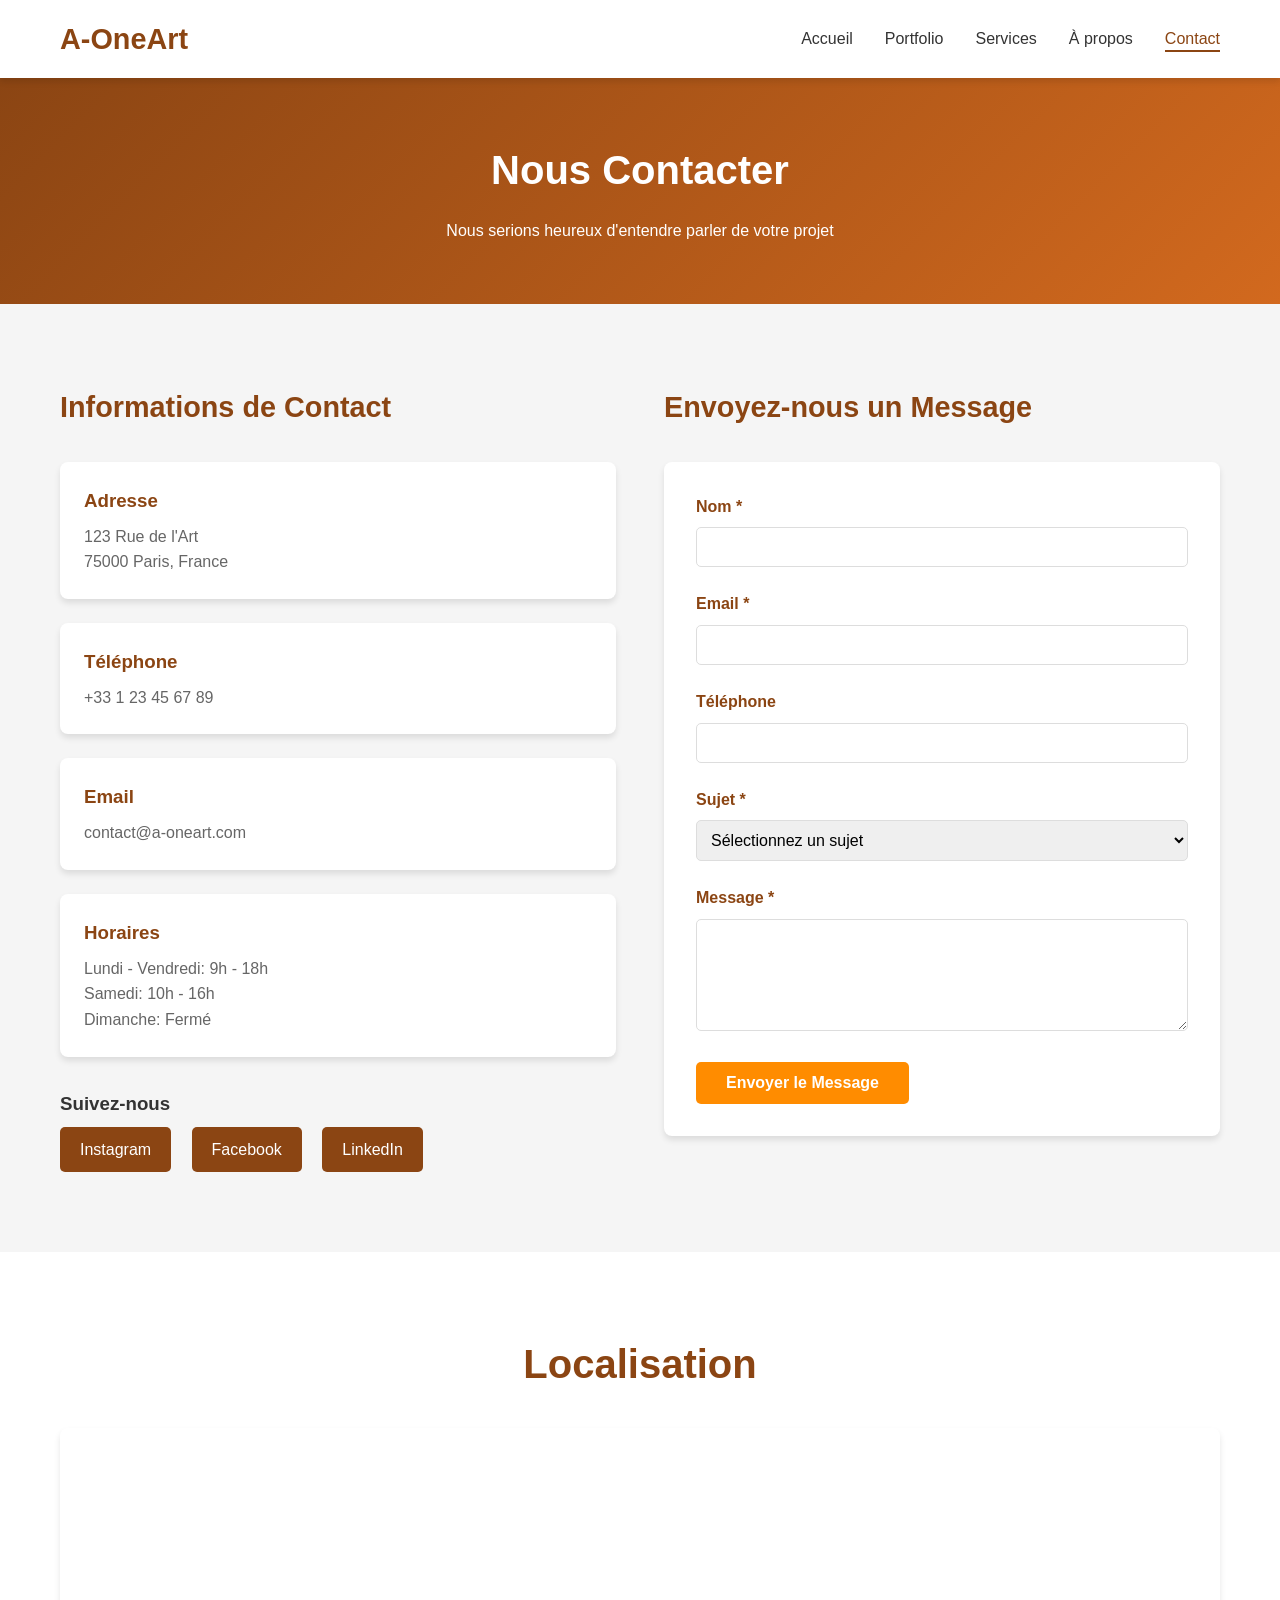
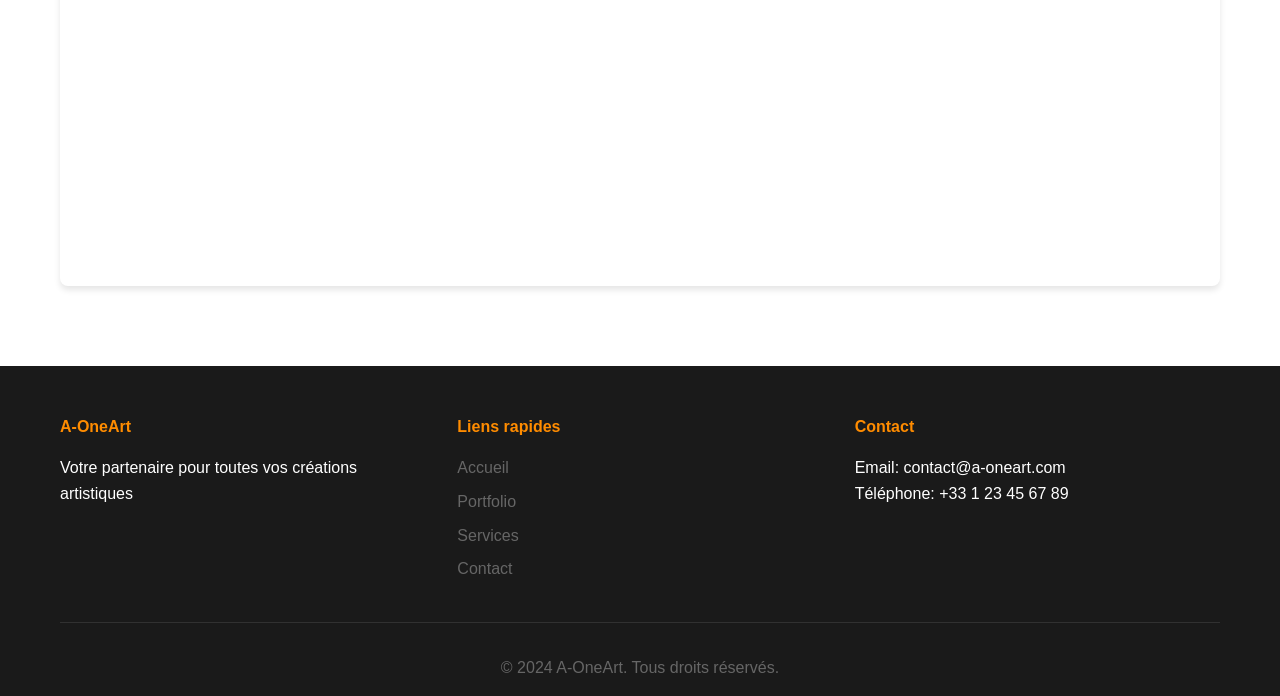
<file: contact.html>
<!DOCTYPE html>
<html lang="fr">
<head>
    <meta charset="UTF-8">
    <meta name="viewport" content="width=device-width, initial-scale=1.0">
    <title>Contact - A-OneArt</title>
    <link rel="stylesheet" href="css/style.css">
</head>
<body>
    <!-- Navigation -->
    <nav class="navbar">
        <div class="nav-container">
            <div class="logo">A-OneArt</div>
            <ul class="nav-menu">
                <li><a href="index.html">Accueil</a></li>
                <li><a href="portfolio.html">Portfolio</a></li>
                <li><a href="services.html">Services</a></li>
                <li><a href="about.html">À propos</a></li>
                <li><a href="contact.html" class="active">Contact</a></li>
            </ul>
            <div class="hamburger">
                <span></span>
                <span></span>
                <span></span>
            </div>
        </div>
    </nav>

    <!-- Page Header -->
    <section class="page-header">
        <div class="container">
            <h1>Nous Contacter</h1>
            <p>Nous serions heureux d'entendre parler de votre projet</p>
        </div>
    </section>

    <!-- Contact Section -->
    <section class="contact-section">
        <div class="container">
            <div class="contact-content">
                <div class="contact-info">
                    <h2>Informations de Contact</h2>
                    
                    <div class="info-box">
                        <h3>Adresse</h3>
                        <p>123 Rue de l'Art<br>75000 Paris, France</p>
                    </div>

                    <div class="info-box">
                        <h3>Téléphone</h3>
                        <p><a href="tel:+33123456789">+33 1 23 45 67 89</a></p>
                    </div>

                    <div class="info-box">
                        <h3>Email</h3>
                        <p><a href="mailto:contact@a-oneart.com">contact@a-oneart.com</a></p>
                    </div>

                    <div class="info-box">
                        <h3>Horaires</h3>
                        <p>Lundi - Vendredi: 9h - 18h<br>
                           Samedi: 10h - 16h<br>
                           Dimanche: Fermé</p>
                    </div>

                    <div class="social-links">
                        <h3>Suivez-nous</h3>
                        <a href="#" class="social-btn">Instagram</a>
                        <a href="#" class="social-btn">Facebook</a>
                        <a href="#" class="social-btn">LinkedIn</a>
                    </div>
                </div>

                <div class="contact-form-wrapper">
                    <h2>Envoyez-nous un Message</h2>
                    <form class="contact-form" id="contactForm">
                        <div class="form-group">
                            <label for="name">Nom *</label>
                            <input type="text" id="name" name="name" required>
                        </div>

                        <div class="form-group">
                            <label for="email">Email *</label>
                            <input type="email" id="email" name="email" required>
                        </div>

                        <div class="form-group">
                            <label for="phone">Téléphone</label>
                            <input type="tel" id="phone" name="phone">
                        </div>

                        <div class="form-group">
                            <label for="subject">Sujet *</label>
                            <select id="subject" name="subject" required>
                                <option value="">Sélectionnez un sujet</option>
                                <option value="serigraphie">Sérigraphie</option>
                                <option value="portrait">Portrait</option>
                                <option value="dessin">Dessin</option>
                                <option value="autre">Autre</option>
                            </select>
                        </div>

                        <div class="form-group">
                            <label for="message">Message *</label>
                            <textarea id="message" name="message" rows="5" required></textarea>
                        </div>

                        <button type="submit" class="btn btn-primary">Envoyer le Message</button>
                    </form>
                    <div id="formMessage" class="form-message"></div>
                </div>
            </div>
        </div>
    </section>

    <!-- Map Section -->
    <section class="map-section">
        <div class="container">
            <h2>Localisation</h2>
            <div class="map-container">
                <iframe src="https://www.google.com/maps/embed?pb=!1m18!1m12!1m3!1d2624.176238127618!2d2.3522!3d48.8566!2m3!1f0!2f0!3f0!3m2!1i1024!2i768!4f13.1!3m3!1m2!1s0x47e66e1f06e2b70f%3A0x40b82c3688c9460!2s123%20Rue%20de%20l%27Art%2C%2075000%20Paris!5e0!3m2!1sfr!2sfr!4v1234567890" width="100%" height="450" style="border:0;" allowfullscreen="" loading="lazy" referrerpolicy="no-referrer-when-downgrade"></iframe>
            </div>
        </div>
    </section>

    <!-- Footer -->
    <footer class="footer">
        <div class="container">
            <div class="footer-content">
                <div class="footer-section">
                    <h4>A-OneArt</h4>
                    <p>Votre partenaire pour toutes vos créations artistiques</p>
                </div>
                <div class="footer-section">
                    <h4>Liens rapides</h4>
                    <ul>
                        <li><a href="index.html">Accueil</a></li>
                        <li><a href="portfolio.html">Portfolio</a></li>
                        <li><a href="services.html">Services</a></li>
                        <li><a href="contact.html">Contact</a></li>
                    </ul>
                </div>
                <div class="footer-section">
                    <h4>Contact</h4>
                    <p>Email: contact@a-oneart.com</p>
                    <p>Téléphone: +33 1 23 45 67 89</p>
                </div>
            </div>
            <div class="footer-bottom">
                <p>&copy; 2024 A-OneArt. Tous droits réservés.</p>
            </div>
        </div>
    </footer>

    <script src="js/script.js"></script>
</body>
</html>
</file>
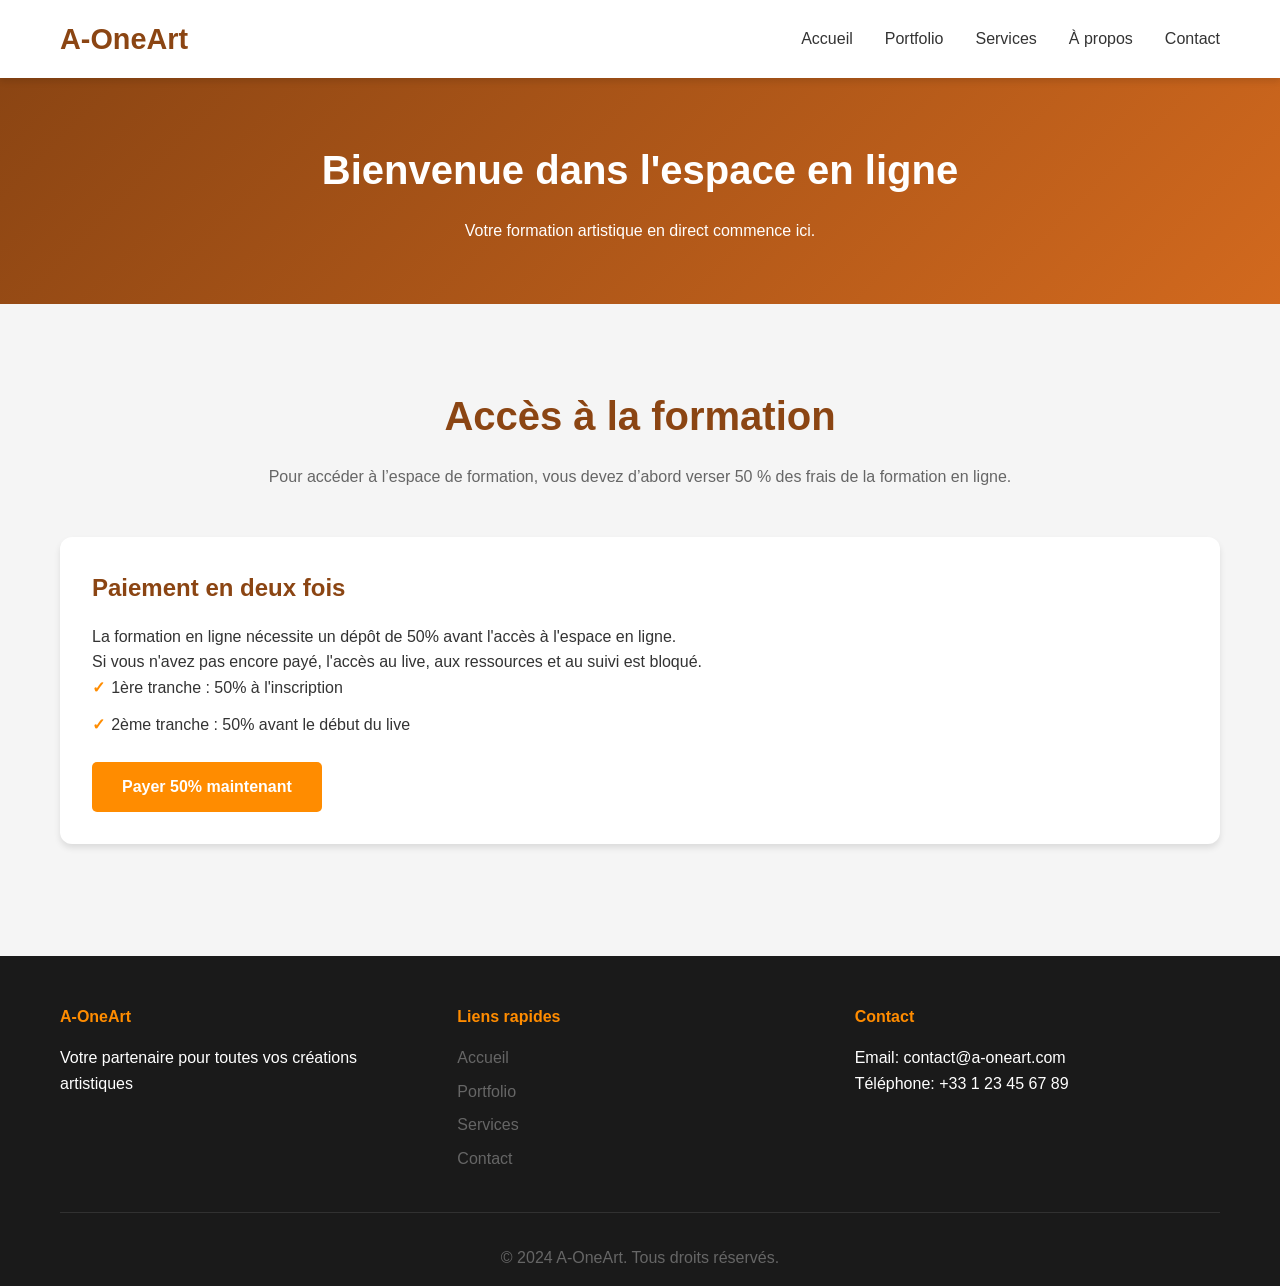
<file: online-space.html>
<!DOCTYPE html>
<html lang="fr">
<head>
    <meta charset="UTF-8">
    <meta name="viewport" content="width=device-width, initial-scale=1.0">
    <title>Formation en ligne - A-OneArt</title>
    <link rel="stylesheet" href="css/style.css">
</head>
<body>
    <nav class="navbar">
        <div class="nav-container">
            <div class="logo">A-OneArt</div>
            <ul class="nav-menu">
                <li><a href="index.html">Accueil</a></li>
                <li><a href="portfolio.html">Portfolio</a></li>
                <li><a href="services.html">Services</a></li>
                <li><a href="about.html">À propos</a></li>
                <li><a href="contact.html">Contact</a></li>
            </ul>
            <div class="hamburger">
                <span></span>
                <span></span>
                <span></span>
            </div>
        </div>
    </nav>

    <section class="page-header">
        <div class="container">
            <h1>Bienvenue dans l'espace en ligne</h1>
            <p>Votre formation artistique en direct commence ici.</p>
        </div>
    </section>

    <section class="online-space">
        <div class="container">
            <div class="online-welcome">
                <h2>Accès à la formation</h2>
                <p id="welcomeText">Chargement de votre espace de formation...</p>
            </div>

            <div class="online-resources">
                <div class="resource-card">
                    <h3>Live en direct</h3>
                    <p>Rejoignez votre session Zoom/Teams à l'heure prévue.</p>
                    <a href="https://zoom.us/j/1234567890" target="_blank" class="btn btn-secondary">Rejoindre le live</a>
                </div>
                <div class="resource-card">
                    <h3>Ressources téléchargeables</h3>
                    <p>Téléchargez vos supports de cours et vos exercices.</p>
                    <a href="resources/guide-serigraphie.txt" download class="btn btn-secondary">Télécharger le guide</a>
                </div>
                <div class="resource-card">
                    <h3>Support</h3>
                    <p>Besoin d'aide ? Contactez notre équipe en direct.</p>
                    <a href="https://wa.me/33123456789?text=Bonjour%20A-OneArt%20je%20suis%20dans%20l'espace%20de%20formation%20en%20ligne" target="_blank" class="btn btn-secondary">Support WhatsApp</a>
                </div>
            </div>

            <div class="payment-section">
                <h2>Paiement en deux fois</h2>
                <p>La formation en ligne nécessite un dépôt de 50% avant l'accès à l'espace en ligne.</p>
                <p class="payment-required-note">Si vous n'avez pas encore payé, l'accès au live, aux ressources et au suivi est bloqué.</p>
                <ul class="payment-list">
                    <li>1ère tranche : 50% à l'inscription</li>
                    <li>2ème tranche : 50% avant le début du live</li>
                </ul>
                <a href="https://buy.stripe.com/test_abc123" class="btn btn-primary" target="_blank">Payer 50% maintenant</a>
            </div>

            <div class="download-section">
                <h2>Ressources de la formation</h2>
                <p>Accédez aux documents et exercices pour suivre votre progression.</p>
                <ul class="resource-list">
                    <li><a href="resources/guide-serigraphie.txt" download>Guide pratique Sérigraphie</a></li>
                    <li><a href="resources/portrait-tips.txt" download>Conseils pour portrait réaliste</a></li>
                    <li><a href="resources/dessin-exercices.txt" download>Exercices de dessin et composition</a></li>
                </ul>
            </div>

            <div class="progress-section">
                <h2>Tableau de progression</h2>
                <p>Suivez l'avancement de votre formation module par module.</p>
                <table class="progress-table">
                    <thead>
                        <tr>
                            <th>Module</th>
                            <th>Objectif</th>
                            <th>Statut</th>
                            <th>Complété</th>
                        </tr>
                    </thead>
                    <tbody>
                        <tr>
                            <td>Sérigraphie</td>
                            <td>Découverte des matériaux et premières impressions</td>
                            <td>En cours</td>
                            <td>60%</td>
                        </tr>
                        <tr>
                            <td>Portrait</td>
                            <td>Études de visage, proportions et textures</td>
                            <td>À venir</td>
                            <td>0%</td>
                        </tr>
                        <tr>
                            <td>Dessin</td>
                            <td>Perspective, composition et idées artistiques</td>
                            <td>À venir</td>
                            <td>0%</td>
                        </tr>
                        <tr>
                            <td>Projection finale</td>
                            <td>Réalisation d'une œuvre complète</td>
                            <td>À venir</td>
                            <td>0%</td>
                        </tr>
                    </tbody>
                </table>
            </div>
        </div>
    </section>

    <footer class="footer">
        <div class="container">
            <div class="footer-content">
                <div class="footer-section">
                    <h4>A-OneArt</h4>
                    <p>Votre partenaire pour toutes vos créations artistiques</p>
                </div>
                <div class="footer-section">
                    <h4>Liens rapides</h4>
                    <ul>
                        <li><a href="index.html">Accueil</a></li>
                        <li><a href="portfolio.html">Portfolio</a></li>
                        <li><a href="services.html">Services</a></li>
                        <li><a href="contact.html">Contact</a></li>
                    </ul>
                </div>
                <div class="footer-section">
                    <h4>Contact</h4>
                    <p>Email: contact@a-oneart.com</p>
                    <p>Téléphone: +33 1 23 45 67 89</p>
                </div>
            </div>
            <div class="footer-bottom">
                <p>&copy; 2024 A-OneArt. Tous droits réservés.</p>
            </div>
        </div>
    </footer>

    <script>
        const params = new URLSearchParams(window.location.search);
        const email = params.get('email');
        const welcomeText = document.getElementById('welcomeText');
        const onlineResources = document.querySelector('.online-resources');
        const downloadSection = document.querySelector('.download-section');
        const progressSection = document.querySelector('.progress-section');
        const paymentSection = document.querySelector('.payment-section');

        const paidFromStorage = localStorage.getItem('aOneArt_trainingDepositPaid') === 'true';
        const paidFromParam = params.get('paid') === 'true';
        const paid = paidFromStorage || paidFromParam;

        if (paidFromParam) {
            localStorage.setItem('aOneArt_trainingDepositPaid', 'true');
        }

        if (email && welcomeText) {
            welcomeText.textContent = `Bonjour ${email}, vous êtes bien connecté à votre espace de formation en ligne.`;
        } else if (welcomeText) {
            welcomeText.textContent = 'Bienvenue dans votre espace de formation en ligne. Vous pouvez accéder à votre session en direct et aux ressources.';
        }

        function lockAccess(message) {
            if (welcomeText) {
                welcomeText.textContent = message;
            }
            if (onlineResources) onlineResources.style.display = 'none';
            if (downloadSection) downloadSection.style.display = 'none';
            if (progressSection) progressSection.style.display = 'none';
            if (paymentSection) paymentSection.classList.add('payment-locked');
        }

        if (!paid) {
            lockAccess('Pour accéder à l’espace de formation, vous devez d’abord verser 50 % des frais de la formation en ligne.');
        }

        const paymentLink = document.querySelector('.payment-section a');
        if (paymentLink) {
            paymentLink.addEventListener('click', () => {
                alert('Vous allez être redirigé vers le paiement. Après avoir effectué le versement de 50 %, revenez sur cette page avec ?paid=true.');
            });
        }
    </script>
</body>
</html>
</file>
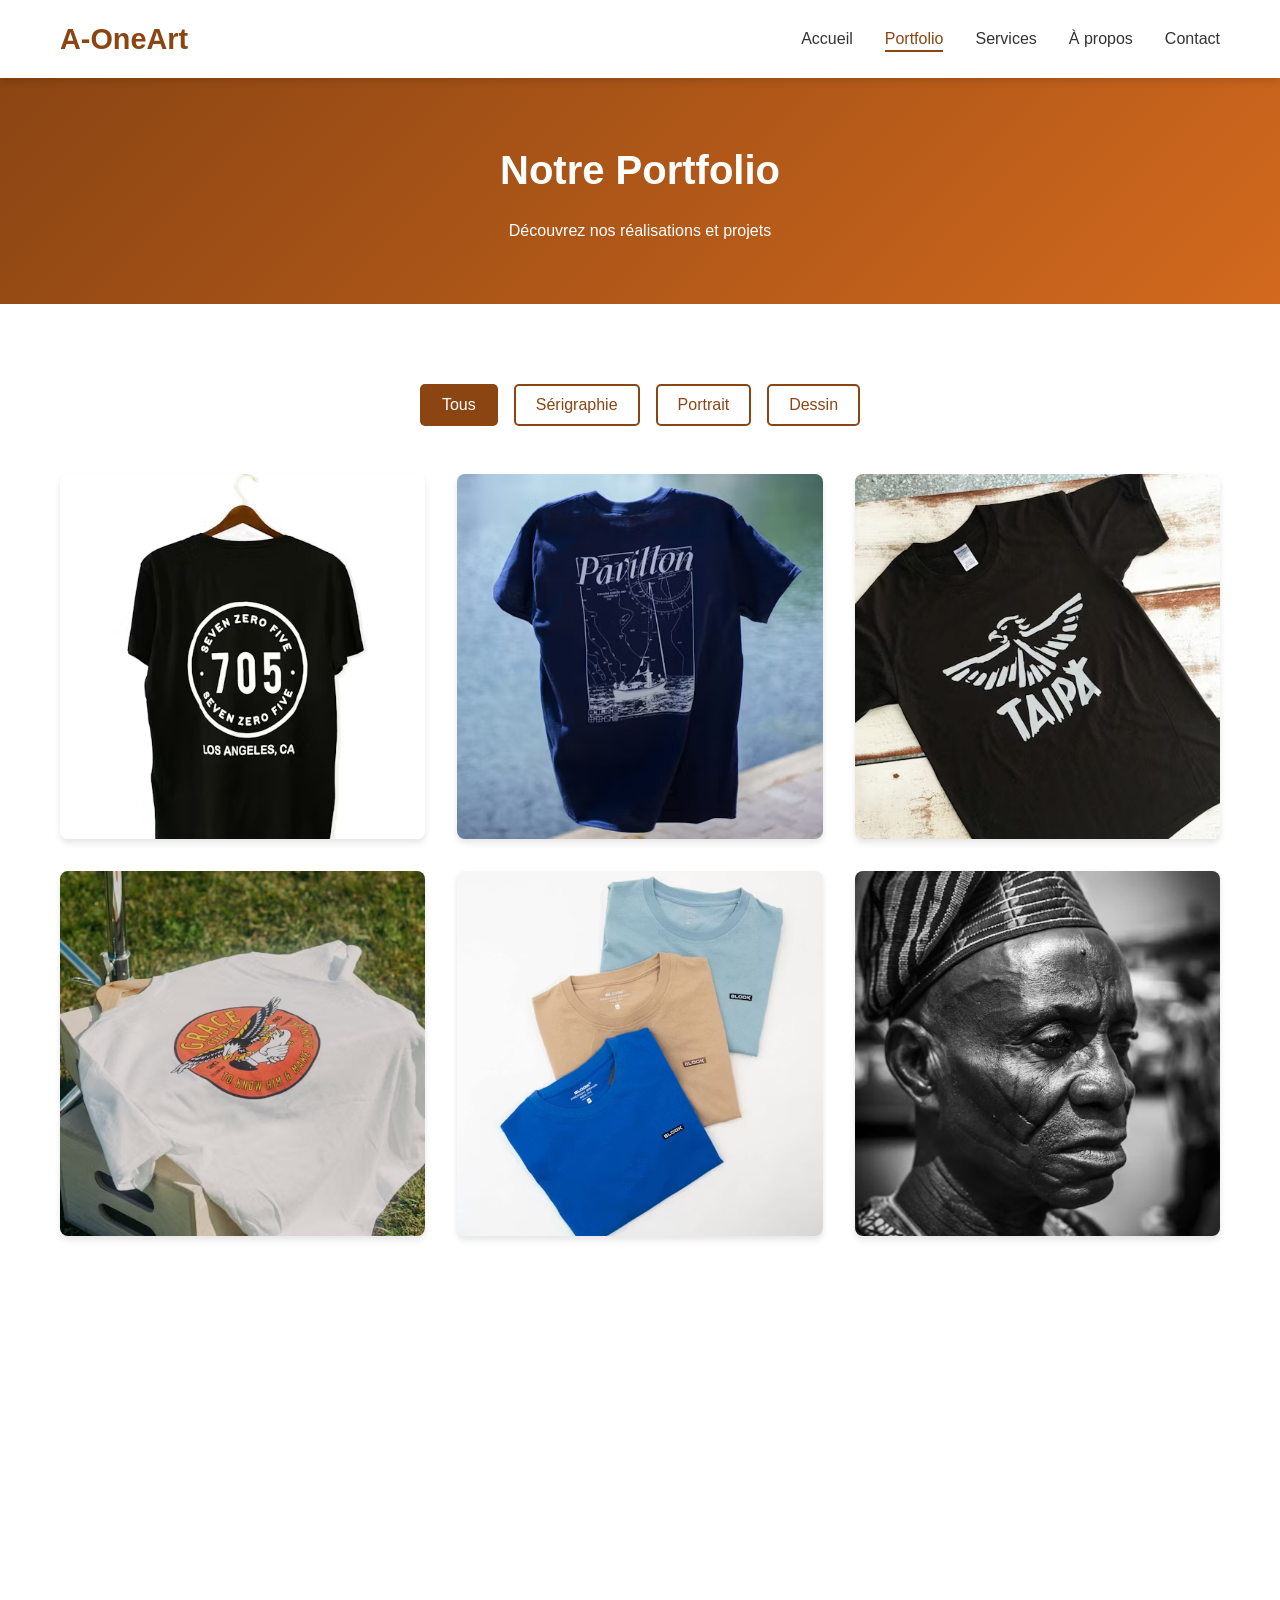
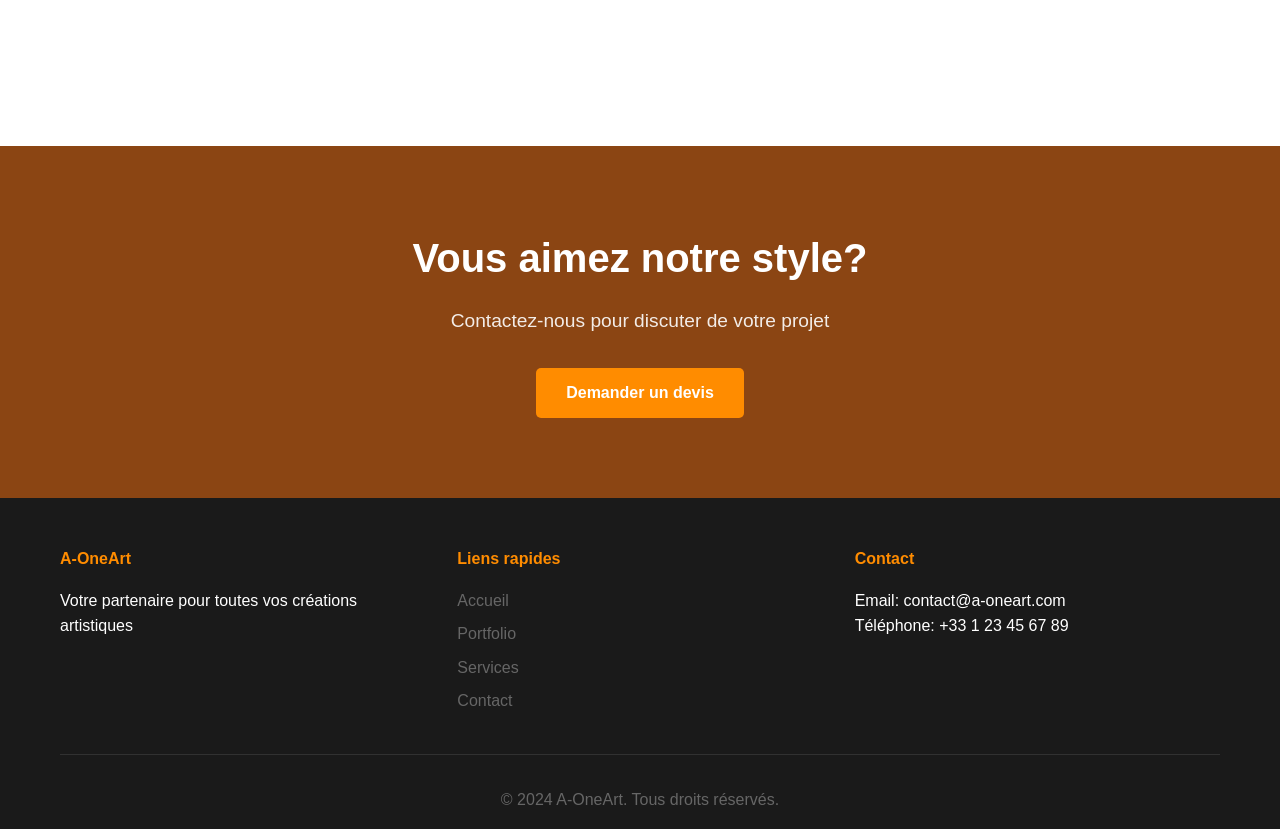
<file: portfolio.html>
<!DOCTYPE html>
<html lang="fr">
<head>
    <meta charset="UTF-8">
    <meta name="viewport" content="width=device-width, initial-scale=1.0">
    <title>Portfolio - A-OneArt</title>
    <link rel="stylesheet" href="css/style.css">
</head>
<body>
    <!-- Navigation -->
    <nav class="navbar">
        <div class="nav-container">
            <div class="logo">A-OneArt</div>
            <ul class="nav-menu">
                <li><a href="index.html">Accueil</a></li>
                <li><a href="portfolio.html" class="active">Portfolio</a></li>
                <li><a href="services.html">Services</a></li>
                <li><a href="about.html">À propos</a></li>
                <li><a href="contact.html">Contact</a></li>
            </ul>
            <div class="hamburger">
                <span></span>
                <span></span>
                <span></span>
            </div>
        </div>
    </nav>

    <!-- Page Header -->
    <section class="page-header">
        <div class="container">
            <h1>Notre Portfolio</h1>
            <p>Découvrez nos réalisations et projets</p>
        </div>
    </section>

    <!-- Filter Buttons -->
    <section class="portfolio-section">
        <div class="container">
            <div class="filter-buttons">
                <button class="filter-btn active" data-filter="all">Tous</button>
                <button class="filter-btn" data-filter="serigraphie">Sérigraphie</button>
                <button class="filter-btn" data-filter="portrait">Portrait</button>
                <button class="filter-btn" data-filter="dessin">Dessin</button>
            </div>

            <!-- Portfolio Gallery -->
            <div class="portfolio-grid">
                <div class="portfolio-item" data-category="serigraphie">
                    <img src="images/portfolio1.avif" alt="Sérigraphie 1">
                    <div class="portfolio-info">
                        <h3>Sérigraphie Moderne</h3>
                        <p class="category">Sérigraphie</p>
                    </div>
                </div>
                <div class="portfolio-item" data-category="portrait">
                    <img src="images/portfolio2.avif" alt="Portrait 1">
                    <div class="portfolio-info">
                        <h3>Portrait Classique</h3>
                        <p class="category">Portrait</p>
                    </div>
                </div>
                <div class="portfolio-item" data-category="dessin">
                    <img src="images/portfolio3.avif" alt="Dessin 1">
                    <div class="portfolio-info">
                        <h3>Dessin Paysage</h3>
                        <p class="category">Dessin</p>
                    </div>
                </div>
                <div class="portfolio-item" data-category="serigraphie">
                    <img src="images/portfolio4.avif" alt="Sérigraphie 2">
                    <div class="portfolio-info">
                        <h3>Impression Textile</h3>
                        <p class="category">Sérigraphie</p>
                    </div>
                </div>
                <div class="portfolio-item" data-category="portrait">
                    <img src="images/portfolio5.avif" alt="Portrait 2">
                    <div class="portfolio-info">
                        <h3>Portrait Contemporain</h3>
                        <p class="category">Portrait</p>
                    </div>
                </div>
                <div class="portfolio-item" data-category="dessin">
                    <img src="images/portfolio6.avif" alt="Dessin 2">
                    <div class="portfolio-info">
                        <h3>Sketch Illustration</h3>
                        <p class="category">Dessin</p>
                    </div>
                </div>
                <div class="portfolio-item" data-category="dessin">
                    <img src="images/portfolio7.jpg" alt="Dessin 2">
                    <div class="portfolio-info">
                        <h3>Sketch Illustration</h3>
                        <p class="category">Dessin</p>
                    </div>
                </div>
            </div>
        </div>
    </section>

    <!-- CTA Section -->
    <section class="cta">
        <div class="container">
            <h2>Vous aimez notre style?</h2>
            <p>Contactez-nous pour discuter de votre projet</p>
            <a href="contact.html" class="btn btn-primary">Demander un devis</a>
        </div>
    </section>

    <!-- Footer -->
    <footer class="footer">
        <div class="container">
            <div class="footer-content">
                <div class="footer-section">
                    <h4>A-OneArt</h4>
                    <p>Votre partenaire pour toutes vos créations artistiques</p>
                </div>
                <div class="footer-section">
                    <h4>Liens rapides</h4>
                    <ul>
                        <li><a href="index.html">Accueil</a></li>
                        <li><a href="portfolio.html">Portfolio</a></li>
                        <li><a href="services.html">Services</a></li>
                        <li><a href="contact.html">Contact</a></li>
                    </ul>
                </div>
                <div class="footer-section">
                    <h4>Contact</h4>
                    <p>Email: contact@a-oneart.com</p>
                    <p>Téléphone: +33 1 23 45 67 89</p>
                </div>
            </div>
            <div class="footer-bottom">
                <p>&copy; 2024 A-OneArt. Tous droits réservés.</p>
            </div>
        </div>
    </footer>

    <script src="js/script.js"></script>
</body>
</html>
</file>
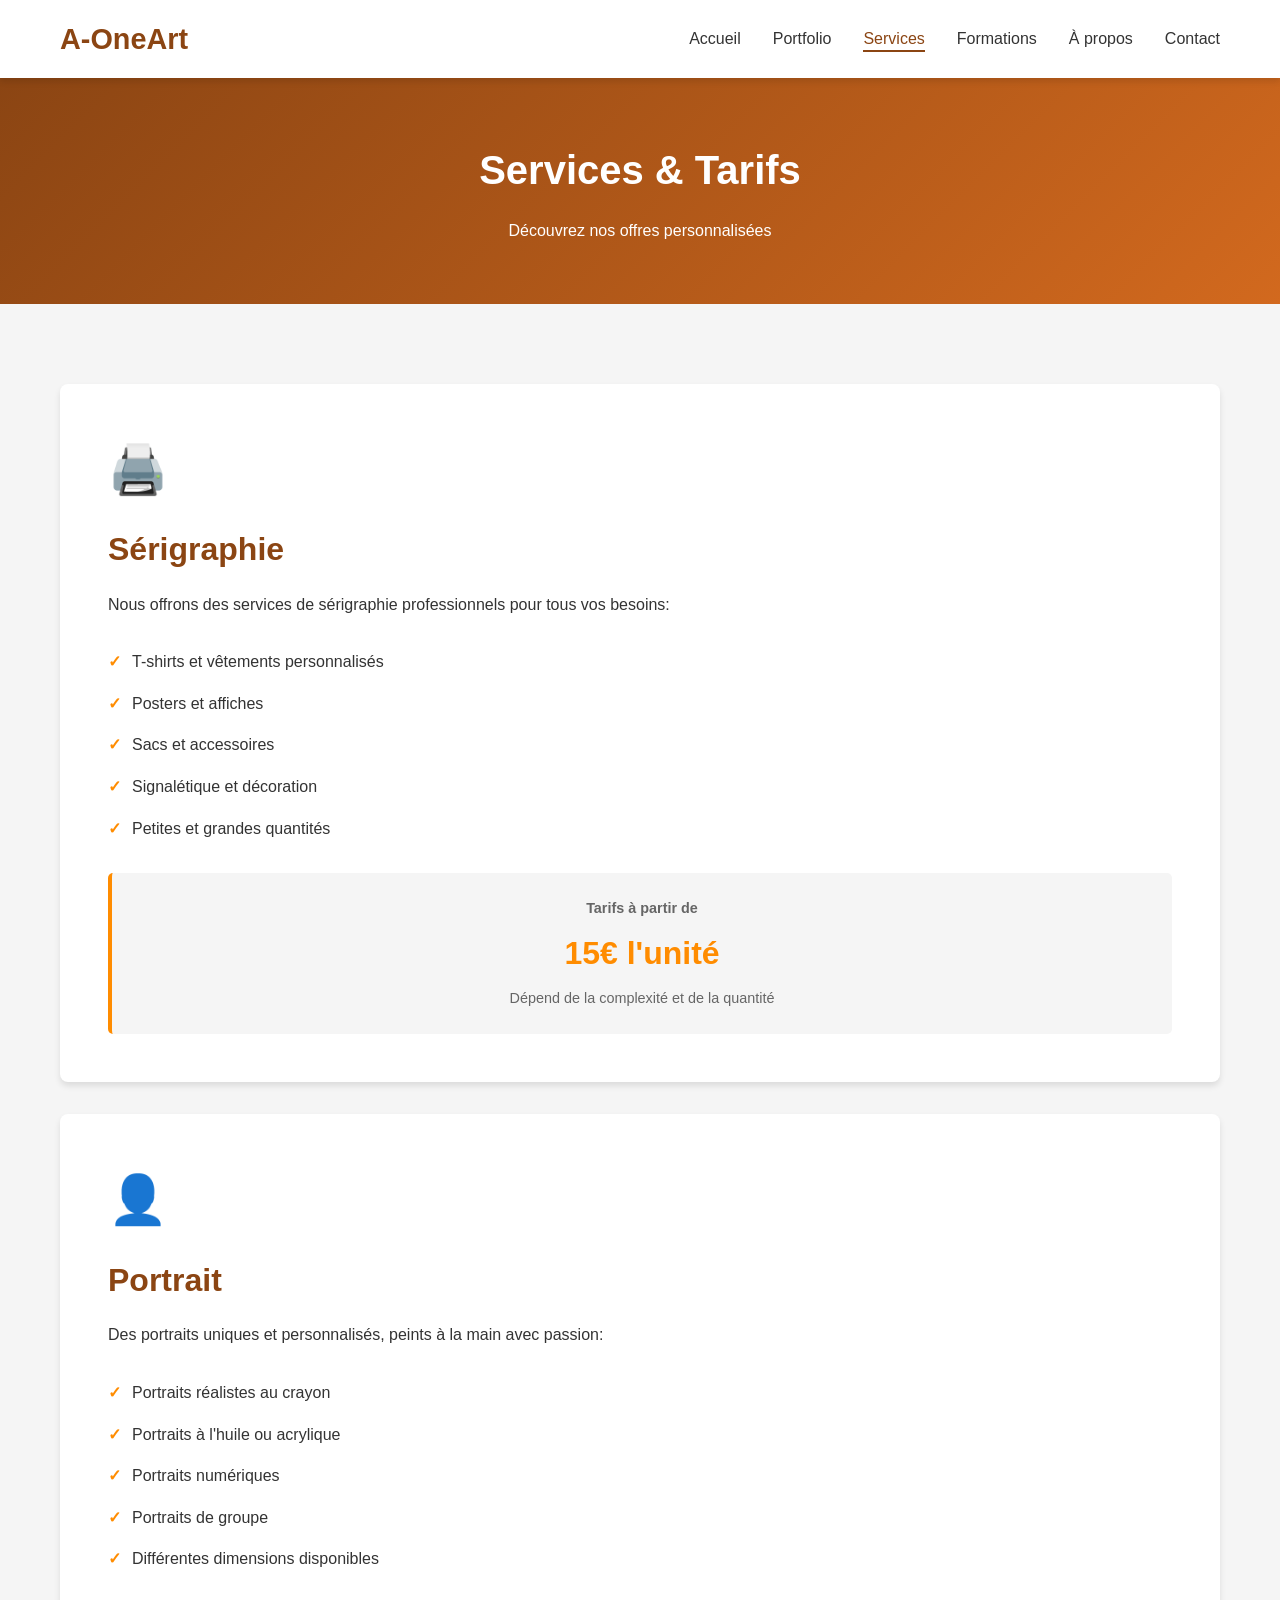
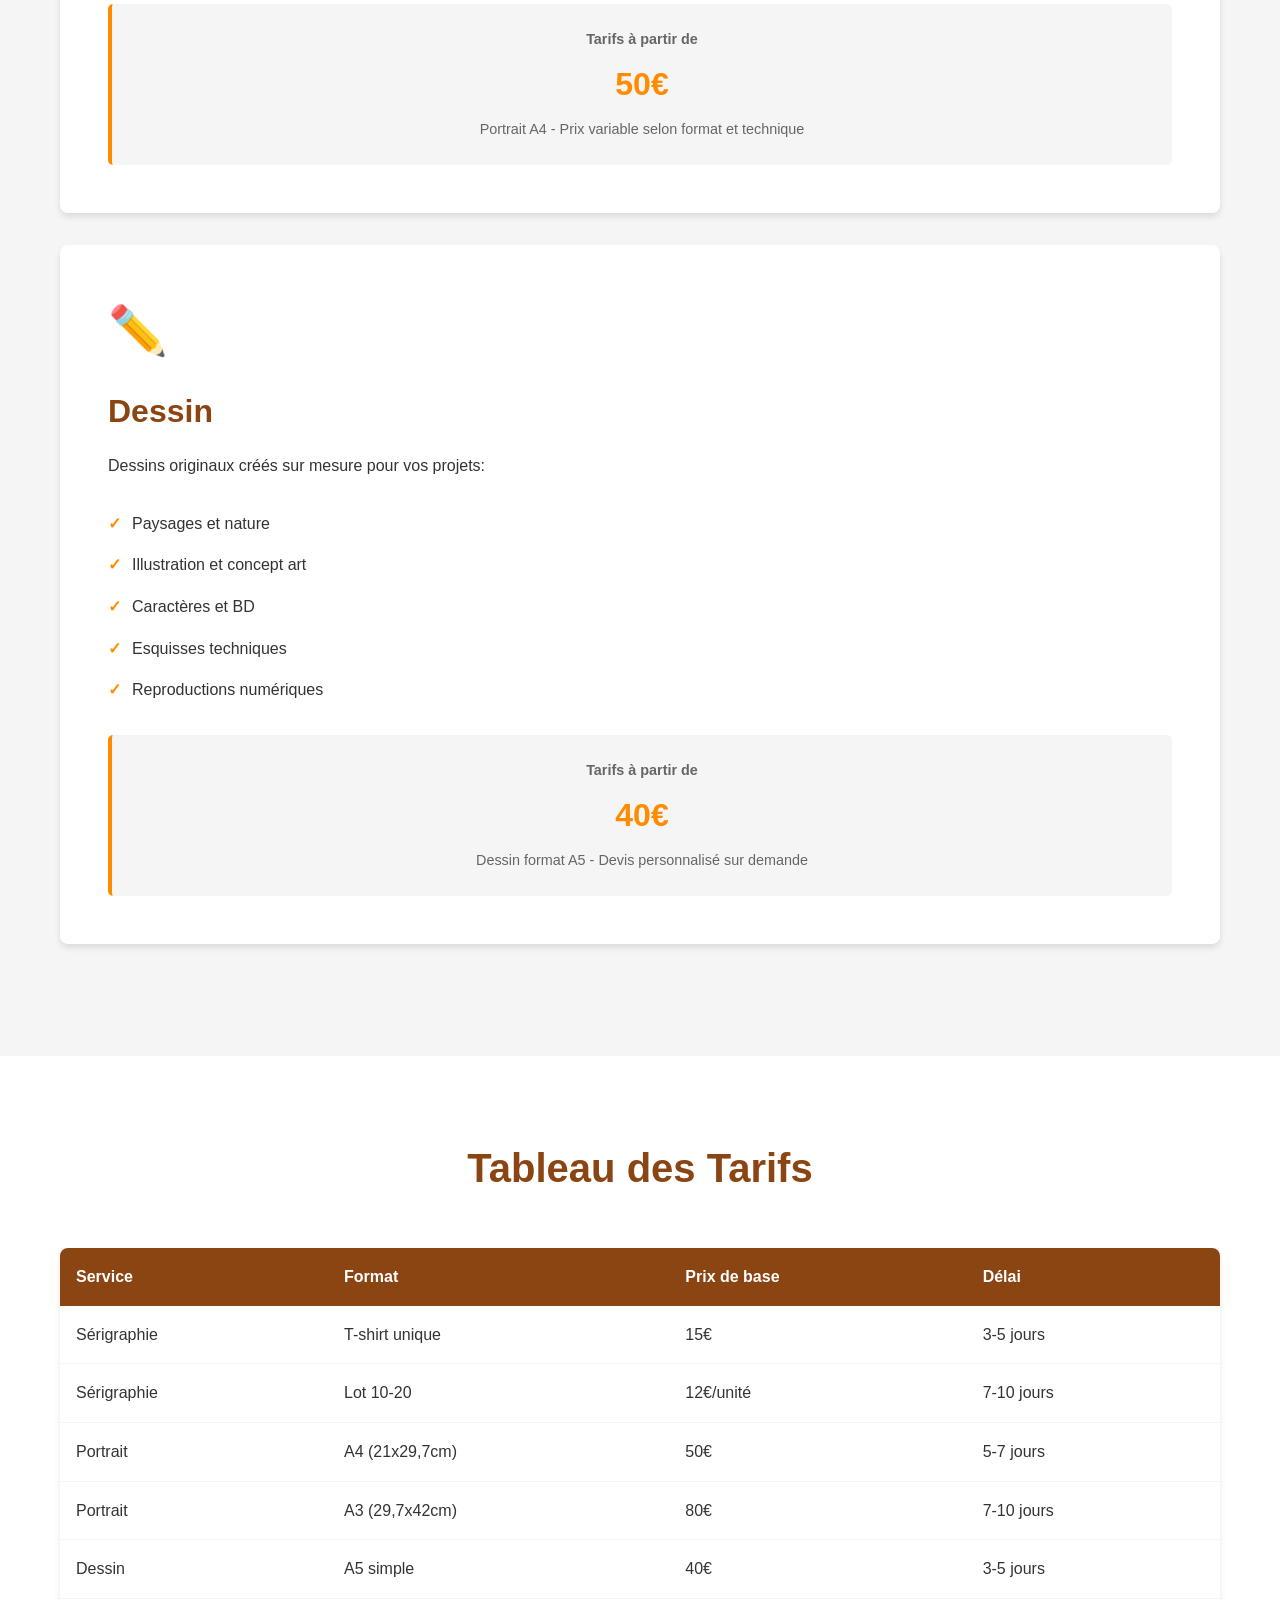
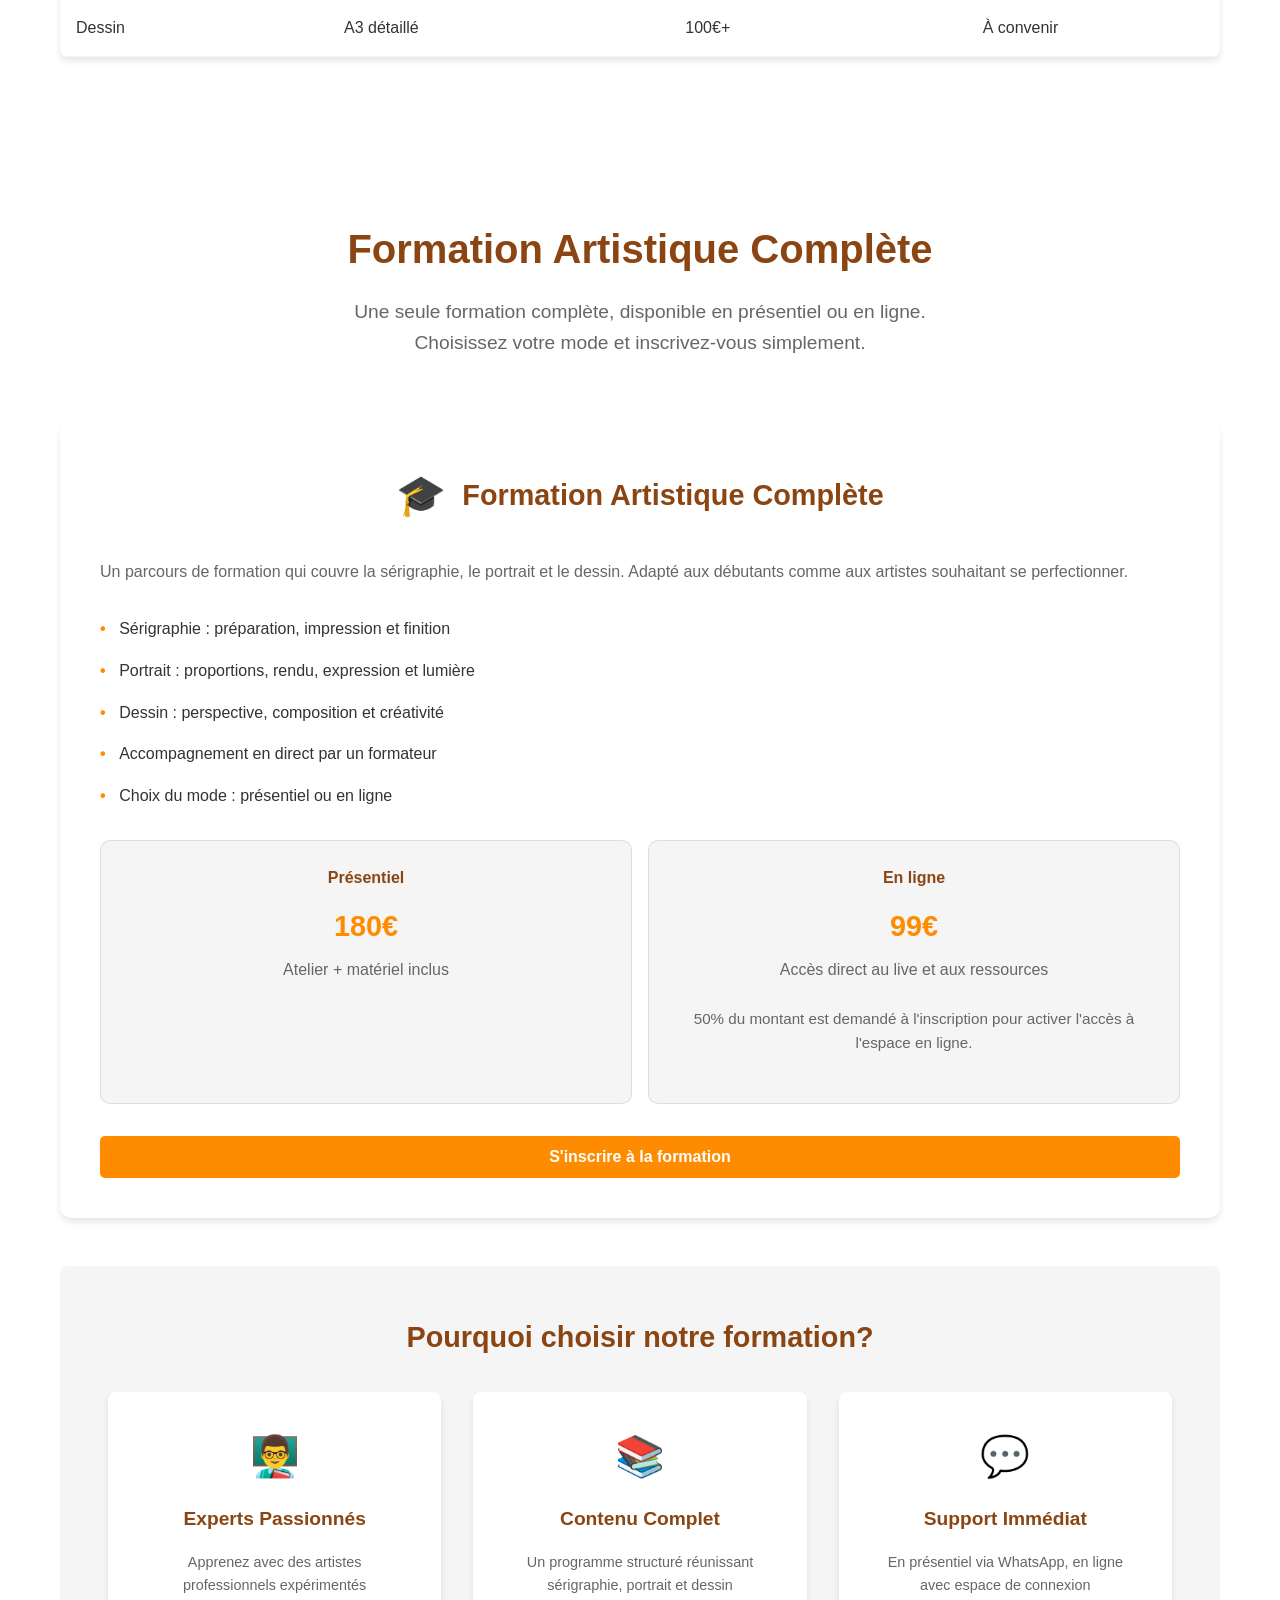
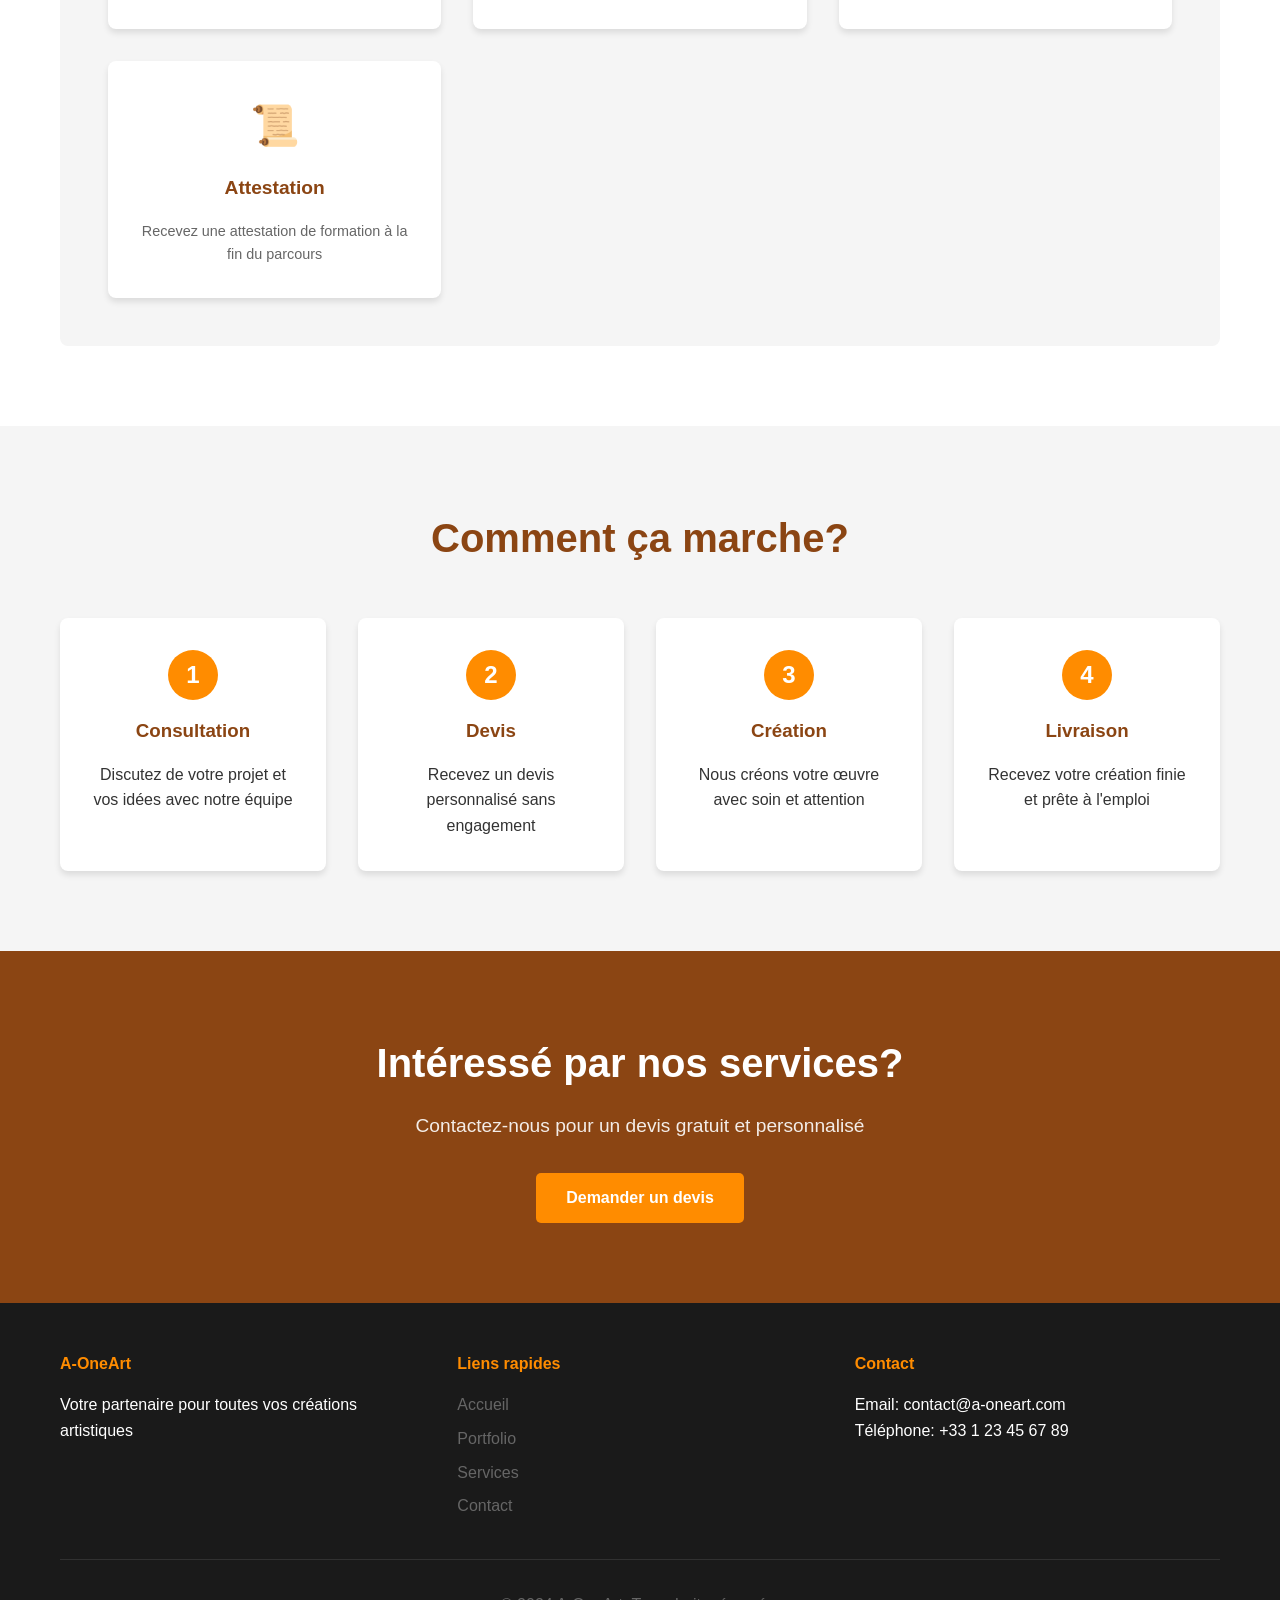
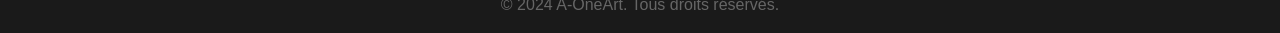
<file: services.html>
<!DOCTYPE html>
<html lang="fr">
<head>
    <meta charset="UTF-8">
    <meta name="viewport" content="width=device-width, initial-scale=1.0">
    <title>Services & Tarifs - A-OneArt</title>
    <link rel="stylesheet" href="css/style.css">
</head>
<body>
    <!-- Navigation -->
    <nav class="navbar">
        <div class="nav-container">
            <div class="logo">A-OneArt</div>
            <ul class="nav-menu">
                <li><a href="index.html">Accueil</a></li>
                <li><a href="portfolio.html">Portfolio</a></li>
                <li><a href="services.html" class="active">Services</a></li>
                <li><a href="services.html#formations">Formations</a></li>
                <li><a href="about.html">À propos</a></li>
                <li><a href="contact.html">Contact</a></li>
            </ul>
            <div class="hamburger">
                <span></span>
                <span></span>
                <span></span>
            </div>
        </div>
    </nav>

    <!-- Page Header -->
    <section class="page-header">
        <div class="container">
            <h1>Services & Tarifs</h1>
            <p>Découvrez nos offres personnalisées</p>
        </div>
    </section>

    <!-- Services Section -->
    <section class="services-detailed">
        <div class="container">
            <div class="service-detail-card">
                <div class="service-detail-icon">🖨️</div>
                <h2>Sérigraphie</h2>
                <p>Nous offrons des services de sérigraphie professionnels pour tous vos besoins:</p>
                <ul class="service-list">
                    <li>T-shirts et vêtements personnalisés</li>
                    <li>Posters et affiches</li>
                    <li>Sacs et accessoires</li>
                    <li>Signalétique et décoration</li>
                    <li>Petites et grandes quantités</li>
                </ul>
                <div class="pricing-box">
                    <h3>Tarifs à partir de</h3>
                    <p class="price">15€ l'unité</p>
                    <p class="note">Dépend de la complexité et de la quantité</p>
                </div>
            </div>

            <div class="service-detail-card">
                <div class="service-detail-icon">👤</div>
                <h2>Portrait</h2>
                <p>Des portraits uniques et personnalisés, peints à la main avec passion:</p>
                <ul class="service-list">
                    <li>Portraits réalistes au crayon</li>
                    <li>Portraits à l'huile ou acrylique</li>
                    <li>Portraits numériques</li>
                    <li>Portraits de groupe</li>
                    <li>Différentes dimensions disponibles</li>
                </ul>
                <div class="pricing-box">
                    <h3>Tarifs à partir de</h3>
                    <p class="price">50€</p>
                    <p class="note">Portrait A4 - Prix variable selon format et technique</p>
                </div>
            </div>

            <div class="service-detail-card">
                <div class="service-detail-icon">✏️</div>
                <h2>Dessin</h2>
                <p>Dessins originaux créés sur mesure pour vos projets:</p>
                <ul class="service-list">
                    <li>Paysages et nature</li>
                    <li>Illustration et concept art</li>
                    <li>Caractères et BD</li>
                    <li>Esquisses techniques</li>
                    <li>Reproductions numériques</li>
                </ul>
                <div class="pricing-box">
                    <h3>Tarifs à partir de</h3>
                    <p class="price">40€</p>
                    <p class="note">Dessin format A5 - Devis personnalisé sur demande</p>
                </div>
            </div>
        </div>
    </section>

    <!-- Pricing Table -->
    <section class="pricing-table">
        <div class="container">
            <h2>Tableau des Tarifs</h2>
            <table class="prices">
                <thead>
                    <tr>
                        <th>Service</th>
                        <th>Format</th>
                        <th>Prix de base</th>
                        <th>Délai</th>
                    </tr>
                </thead>
                <tbody>
                    <tr>
                        <td>Sérigraphie</td>
                        <td>T-shirt unique</td>
                        <td>15€</td>
                        <td>3-5 jours</td>
                    </tr>
                    <tr>
                        <td>Sérigraphie</td>
                        <td>Lot 10-20</td>
                        <td>12€/unité</td>
                        <td>7-10 jours</td>
                    </tr>
                    <tr>
                        <td>Portrait</td>
                        <td>A4 (21x29,7cm)</td>
                        <td>50€</td>
                        <td>5-7 jours</td>
                    </tr>
                    <tr>
                        <td>Portrait</td>
                        <td>A3 (29,7x42cm)</td>
                        <td>80€</td>
                        <td>7-10 jours</td>
                    </tr>
                    <tr>
                        <td>Dessin</td>
                        <td>A5 simple</td>
                        <td>40€</td>
                        <td>3-5 jours</td>
                    </tr>
                    <tr>
                        <td>Dessin</td>
                        <td>A3 détaillé</td>
                        <td>100€+</td>
                        <td>À convenir</td>
                    </tr>
                </tbody>
            </table>
        </div>
    </section>

    <!-- Formations Section -->
    <section id="formations" class="formations-section">
        <div class="container">
            <h2>Formation Artistique Complète</h2>
            <p class="formations-intro">Une seule formation complète, disponible en présentiel ou en ligne. Choisissez votre mode et inscrivez-vous simplement.</p>

            <div class="formation-full-card">
                <div class="formation-header">
                    <div class="formation-icon">🎓</div>
                    <h3>Formation Artistique Complète</h3>
                </div>
                <p>Un parcours de formation qui couvre la sérigraphie, le portrait et le dessin. Adapté aux débutants comme aux artistes souhaitant se perfectionner.</p>
                <ul class="formation-list">
                    <li>Sérigraphie : préparation, impression et finition</li>
                    <li>Portrait : proportions, rendu, expression et lumière</li>
                    <li>Dessin : perspective, composition et créativité</li>
                    <li>Accompagnement en direct par un formateur</li>
                    <li>Choix du mode : présentiel ou en ligne</li>
                </ul>
                <div class="formation-prices">
                    <div class="formation-price-box">
                        <h4>Présentiel</h4>
                        <p class="price">180€</p>
                        <p>Atelier + matériel inclus</p>
                    </div>
                    <div class="formation-price-box">
                        <h4>En ligne</h4>
                        <p class="price">99€</p>
                        <p>Accès direct au live et aux ressources</p>
                        <p class="payment-note">50% du montant est demandé à l'inscription pour activer l'accès à l'espace en ligne.</p>
                    </div>
                </div>
                <button class="btn btn-primary formation-register-btn">S'inscrire à la formation</button>
            </div>

            <div class="formations-advantages">
                <h3>Pourquoi choisir notre formation?</h3>
                <div class="advantages-grid">
                    <div class="advantage-item">
                        <div class="advantage-icon">👨‍🏫</div>
                        <h4>Experts Passionnés</h4>
                        <p>Apprenez avec des artistes professionnels expérimentés</p>
                    </div>
                    <div class="advantage-item">
                        <div class="advantage-icon">📚</div>
                        <h4>Contenu Complet</h4>
                        <p>Un programme structuré réunissant sérigraphie, portrait et dessin</p>
                    </div>
                    <div class="advantage-item">
                        <div class="advantage-icon">💬</div>
                        <h4>Support Immédiat</h4>
                        <p>En présentiel via WhatsApp, en ligne avec espace de connexion</p>
                    </div>
                    <div class="advantage-item">
                        <div class="advantage-icon">📜</div>
                        <h4>Attestation</h4>
                        <p>Recevez une attestation de formation à la fin du parcours</p>
                    </div>
                </div>
            </div>
        </div>
    </section>

    <!-- Process Section -->
    <section class="process">
        <div class="container">
            <h2>Comment ça marche?</h2>
            <div class="steps">
                <div class="step">
                    <div class="step-number">1</div>
                    <h3>Consultation</h3>
                    <p>Discutez de votre projet et vos idées avec notre équipe</p>
                </div>
                <div class="step">
                    <div class="step-number">2</div>
                    <h3>Devis</h3>
                    <p>Recevez un devis personnalisé sans engagement</p>
                </div>
                <div class="step">
                    <div class="step-number">3</div>
                    <h3>Création</h3>
                    <p>Nous créons votre œuvre avec soin et attention</p>
                </div>
                <div class="step">
                    <div class="step-number">4</div>
                    <h3>Livraison</h3>
                    <p>Recevez votre création finie et prête à l'emploi</p>
                </div>
            </div>
        </div>
    </section>

    <!-- CTA Section -->
    <section class="cta">
        <div class="container">
            <h2>Intéressé par nos services?</h2>
            <p>Contactez-nous pour un devis gratuit et personnalisé</p>
            <a href="contact.html" class="btn btn-primary">Demander un devis</a>
        </div>
    </section>

    <!-- Footer -->
    <footer class="footer">
        <div class="container">
            <div class="footer-content">
                <div class="footer-section">
                    <h4>A-OneArt</h4>
                    <p>Votre partenaire pour toutes vos créations artistiques</p>
                </div>
                <div class="footer-section">
                    <h4>Liens rapides</h4>
                    <ul>
                        <li><a href="index.html">Accueil</a></li>
                        <li><a href="portfolio.html">Portfolio</a></li>
                        <li><a href="services.html">Services</a></li>
                        <li><a href="contact.html">Contact</a></li>
                    </ul>
                </div>
                <div class="footer-section">
                    <h4>Contact</h4>
                    <p>Email: contact@a-oneart.com</p>
                    <p>Téléphone: +33 1 23 45 67 89</p>
                </div>
            </div>
            <div class="footer-bottom">
                <p>&copy; 2024 A-OneArt. Tous droits réservés.</p>
            </div>
        </div>
    </footer>

    <script src="js/script.js"></script>
</body>
</html>
</file>
<file: css/style.css>
:root {
    --primary-color: #8B4513;
    --secondary-color: #D2691E;
    --accent-color: #FF8C00;
    --dark-bg: #1a1a1a;
    --light-bg: #f5f5f5;
    --text-dark: #333;
    --text-light: #666;
    --white: #ffffff;
    --shadow: 0 4px 6px rgba(0, 0, 0, 0.1);
    --transition: all 0.3s ease;
}

* {
    margin: 0;
    padding: 0;
    box-sizing: border-box;
}

body {
    font-family: 'Segoe UI', Tahoma, Geneva, Verdana, sans-serif;
    line-height: 1.6;
    color: var(--text-dark);
}

.container {
    max-width: 1200px;
    margin: 0 auto;
    padding: 0 20px;
}

/* ========== Navigation ========== */
.navbar {
    background: var(--white);
    box-shadow: var(--shadow);
    position: sticky;
    top: 0;
    z-index: 1000;
}

.nav-container {
    max-width: 1200px;
    margin: 0 auto;
    padding: 1rem 20px;
    display: flex;
    justify-content: space-between;
    align-items: center;
}

.logo {
    font-size: 1.8rem;
    font-weight: bold;
    color: var(--primary-color);
}

.nav-menu {
    display: flex;
    list-style: none;
    gap: 2rem;
}

.nav-menu a {
    text-decoration: none;
    color: var(--text-dark);
    font-weight: 500;
    transition: var(--transition);
    position: relative;
}

.nav-menu a:hover,
.nav-menu a.active {
    color: var(--primary-color);
}

.nav-menu a.active::after {
    content: '';
    position: absolute;
    bottom: -5px;
    left: 0;
    width: 100%;
    height: 2px;
    background: var(--primary-color);
}

.hamburger {
    display: none;
    flex-direction: column;
    cursor: pointer;
}

.hamburger span {
    width: 25px;
    height: 3px;
    background: var(--primary-color);
    margin: 5px 0;
    transition: var(--transition);
}

/* ========== Hero Section ========== */
.hero {
    background: url('../images/hero-bg.png') center/cover no-repeat,
                linear-gradient(135deg, var(--primary-color) 0%, var(--secondary-color) 100%);
    color: var(--white);
    padding: 120px 20px;
    text-align: center;
    min-height: 600px;
    display: flex;
    align-items: center;
    justify-content: center;
    position: relative;
}

.hero::before {
    content: '';
    position: absolute;
    top: 0;
    left: 0;
    right: 0;
    bottom: 0;
    background: rgba(0, 0, 0, 0.4);
    z-index: 1;
}

.hero-content {
    position: relative;
    z-index: 2;
}

.hero-content h1 {
    font-size: 3.5rem;
    margin-bottom: 1rem;
    animation: fadeInDown 1s ease;
}

.hero-content p {
    font-size: 1.5rem;
    margin-bottom: 0.5rem;
}

.hero-content .subtitle {
    font-size: 1.2rem;
    margin-bottom: 2rem;
    opacity: 0.9;
}

/* ========== Buttons ========== */
.btn {
    display: inline-block;
    padding: 12px 30px;
    border: none;
    border-radius: 5px;
    cursor: pointer;
    text-decoration: none;
    font-weight: 600;
    transition: var(--transition);
    font-size: 1rem;
}

.btn-primary {
    background: var(--accent-color);
    color: var(--white);
}

.btn-primary:hover {
    background: var(--secondary-color);
    transform: translateY(-2px);
    box-shadow: var(--shadow);
}

.btn-secondary {
    background: var(--primary-color);
    color: var(--white);
}

.btn-secondary:hover {
    background: var(--secondary-color);
    transform: translateY(-2px);
}

/* ========== Services Preview ========== */
.services-preview {
    padding: 80px 20px;
    background: var(--light-bg);
}

.services-preview h2 {
    text-align: center;
    font-size: 2.5rem;
    margin-bottom: 3rem;
    color: var(--primary-color);
}

.services-grid {
    display: grid;
    grid-template-columns: repeat(auto-fit, minmax(280px, 1fr));
    gap: 2rem;
}

.service-card {
    background: var(--white);
    padding: 2rem;
    border-radius: 8px;
    box-shadow: var(--shadow);
    text-align: center;
    transition: var(--transition);
}

.service-card:hover {
    transform: translateY(-10px);
    box-shadow: 0 8px 12px rgba(0, 0, 0, 0.15);
}

.service-icon {
    font-size: 3rem;
    margin-bottom: 1rem;
}

.service-card h3 {
    color: var(--primary-color);
    margin-bottom: 1rem;
    font-size: 1.5rem;
}

.service-card p {
    color: var(--text-light);
    line-height: 1.8;
}

/* ========== Portfolio/Gallery ========== */
.portfolio-teaser,
.portfolio-section {
    padding: 80px 20px;
}

.portfolio-teaser h2,
.portfolio-section h2 {
    text-align: center;
    font-size: 2.5rem;
    margin-bottom: 3rem;
    color: var(--primary-color);
}

.gallery-grid,
.portfolio-grid {
    display: grid;
    grid-template-columns: repeat(auto-fit, minmax(280px, 1fr));
    gap: 2rem;
    margin-bottom: 2rem;
}

.gallery-item,
.portfolio-item {
    position: relative;
    overflow: hidden;
    border-radius: 8px;
    aspect-ratio: 1;
    cursor: pointer;
    box-shadow: var(--shadow);
}

.gallery-item img,
.portfolio-item img {
    width: 100%;
    height: 100%;
    object-fit: cover;
    transition: var(--transition);
}

.gallery-item:hover img,
.portfolio-item:hover img {
    transform: scale(1.1);
}

.overlay {
    position: absolute;
    top: 0;
    left: 0;
    width: 100%;
    height: 100%;
    background: rgba(139, 69, 19, 0.8);
    display: flex;
    align-items: center;
    justify-content: center;
    opacity: 0;
    transition: var(--transition);
}

.gallery-item:hover .overlay,
.portfolio-item:hover .overlay {
    opacity: 1;
}

.overlay p {
    color: var(--white);
    font-size: 1.3rem;
    font-weight: 600;
    text-align: center;
}

.portfolio-info {
    position: absolute;
    bottom: 0;
    left: 0;
    right: 0;
    background: linear-gradient(to top, rgba(0,0,0,0.8), transparent);
    color: var(--white);
    padding: 1.5rem;
    opacity: 0;
    transition: var(--transition);
}

.portfolio-item:hover .portfolio-info {
    opacity: 1;
}

.portfolio-info h3 {
    font-size: 1.2rem;
    margin-bottom: 0.5rem;
}

.portfolio-info .category {
    font-size: 0.9rem;
    opacity: 0.8;
}

.see-more {
    text-align: center;
}

/* ========== Filter Buttons ========== */
.filter-buttons {
    display: flex;
    justify-content: center;
    gap: 1rem;
    margin-bottom: 3rem;
    flex-wrap: wrap;
}

.filter-btn {
    padding: 10px 20px;
    border: 2px solid var(--primary-color);
    background: var(--white);
    color: var(--primary-color);
    border-radius: 5px;
    cursor: pointer;
    font-size: 1rem;
    transition: var(--transition);
}

.filter-btn:hover,
.filter-btn.active {
    background: var(--primary-color);
    color: var(--white);
}

/* ========== Page Header ========== */
.page-header {
    background: linear-gradient(135deg, var(--primary-color) 0%, var(--secondary-color) 100%);
    color: var(--white);
    padding: 60px 20px;
    text-align: center;
}

.page-header h1 {
    font-size: 2.5rem;
    margin-bottom: 1rem;
}

/* ========== Services Detailed ========== */
.services-detailed {
    padding: 80px 20px;
    background: var(--light-bg);
}

.service-detail-card {
    background: var(--white);
    padding: 3rem;
    margin-bottom: 2rem;
    border-radius: 8px;
    box-shadow: var(--shadow);
}

.service-detail-icon {
    font-size: 3rem;
    margin-bottom: 1rem;
}

.service-detail-card h2 {
    color: var(--primary-color);
    margin-bottom: 1rem;
    font-size: 2rem;
}

.service-list {
    list-style: none;
    margin: 1.5rem 0;
    padding-left: 0;
}

.service-list li {
    padding: 0.5rem 0;
    padding-left: 1.5rem;
    position: relative;
}

.service-list li:before {
    content: '✓';
    position: absolute;
    left: 0;
    color: var(--accent-color);
    font-weight: bold;
}

.pricing-box {
    background: var(--light-bg);
    padding: 1.5rem;
    border-radius: 5px;
    margin-top: 1.5rem;
    text-align: center;
    border-left: 4px solid var(--accent-color);
}

.pricing-box h3 {
    color: var(--text-light);
    font-size: 0.9rem;
    margin-bottom: 0.5rem;
}

.price {
    font-size: 2rem;
    color: var(--accent-color);
    font-weight: bold;
    margin-bottom: 0.5rem;
}

.pricing-box .note {
    font-size: 0.9rem;
    color: var(--text-light);
}

/* ========== Pricing Table ========== */
.pricing-table {
    padding: 80px 20px;
}

.pricing-table h2 {
    text-align: center;
    font-size: 2.5rem;
    margin-bottom: 3rem;
    color: var(--primary-color);
}

.prices {
    width: 100%;
    border-collapse: collapse;
    background: var(--white);
    box-shadow: var(--shadow);
    border-radius: 8px;
    overflow: hidden;
}

.prices thead {
    background: var(--primary-color);
    color: var(--white);
}

.prices th {
    padding: 1rem;
    text-align: left;
    font-weight: 600;
}

.prices td {
    padding: 1rem;
    border-bottom: 1px solid var(--light-bg);
}

.prices tbody tr:hover {
    background: var(--light-bg);
}

/* ========== Formations Section ========== */
.formations-section {
    padding: 80px 20px;
}

.formations-section h2 {
    text-align: center;
    font-size: 2.5rem;
    margin-bottom: 1rem;
    color: var(--primary-color);
}

.formations-intro {
    text-align: center;
    font-size: 1.2rem;
    color: var(--text-light);
    margin-bottom: 4rem;
    max-width: 600px;
    margin-left: auto;
    margin-right: auto;
}

.formation-type {
    margin-bottom: 4rem;
}

.formation-header {
    display: flex;
    align-items: center;
    justify-content: center;
    margin-bottom: 2rem;
    gap: 1rem;
}

.formation-icon {
    font-size: 2.5rem;
}

.formation-header h3 {
    color: var(--primary-color);
    font-size: 1.8rem;
    margin: 0;
}

.formations-grid {
    display: grid;
    grid-template-columns: repeat(auto-fit, minmax(320px, 1fr));
    gap: 2rem;
    margin-bottom: 2rem;
}

.formation-card {
    background: var(--white);
    padding: 2rem;
    border-radius: 8px;
    box-shadow: var(--shadow);
    transition: var(--transition);
    border-top: 4px solid var(--accent-color);
}

.formation-card:hover {
    transform: translateY(-5px);
    box-shadow: 0 10px 20px rgba(0, 0, 0, 0.15);
}

.formation-card h4 {
    color: var(--primary-color);
    margin-bottom: 0.5rem;
    font-size: 1.3rem;
}

.formation-card p {
    color: var(--text-light);
    margin-bottom: 1rem;
    font-size: 0.95rem;
}

.formation-card ul {
    list-style: none;
    padding: 0;
    margin: 1rem 0;
}

.formation-card li {
    padding: 0.3rem 0;
    padding-left: 1.2rem;
    position: relative;
    font-size: 0.9rem;
    color: var(--text-dark);
}

.formation-card li:before {
    content: '•';
    position: absolute;
    left: 0;
    color: var(--accent-color);
    font-weight: bold;
}

.formation-price {
    font-size: 1.8rem;
    font-weight: bold;
    color: var(--accent-color);
    margin: 1.5rem 0;
    text-align: center;
}

.formation-card .btn {
    width: 100%;
    margin-top: 1rem;
}

/* ========== Avantages des Formations ========== */
.formations-advantages {
    background: var(--light-bg);
    padding: 3rem;
    border-radius: 8px;
    margin-top: 3rem;
}

.formations-advantages h3 {
    text-align: center;
    color: var(--primary-color);
    font-size: 1.8rem;
    margin-bottom: 2rem;
}

.advantages-grid {
    display: grid;
    grid-template-columns: repeat(auto-fit, minmax(250px, 1fr));
    gap: 2rem;
}

.advantage-item {
    text-align: center;
    background: var(--white);
    padding: 2rem;
    border-radius: 8px;
    box-shadow: var(--shadow);
}

.advantage-icon {
    font-size: 2.5rem;
    margin-bottom: 1rem;
}

.advantage-item h4 {
    color: var(--primary-color);
    margin-bottom: 1rem;
    font-size: 1.2rem;
}

.advantage-item p {
    color: var(--text-light);
    font-size: 0.9rem;
    line-height: 1.6;
}

.formation-full-card {
    background: var(--white);
    padding: 2.5rem;
    border-radius: 12px;
    box-shadow: var(--shadow);
    margin-bottom: 3rem;
}

.formation-full-card p {
    color: var(--text-light);
    margin-bottom: 1.5rem;
}

.formation-list {
    list-style: none;
    padding-left: 0;
    margin-bottom: 1.5rem;
}

.formation-list li {
    padding: 0.5rem 0;
    padding-left: 1.2rem;
    position: relative;
    color: var(--text-dark);
}

.formation-list li:before {
    content: '•';
    position: absolute;
    left: 0;
    color: var(--accent-color);
    font-weight: bold;
}

.formation-prices {
    display: grid;
    grid-template-columns: repeat(auto-fit, minmax(200px, 1fr));
    gap: 1rem;
    margin-bottom: 2rem;
}

.formation-price-box {
    background: var(--light-bg);
    padding: 1.5rem;
    border-radius: 10px;
    text-align: center;
    border: 1px solid rgba(139, 69, 19, 0.15);
}

.formation-price-box h4 {
    margin-bottom: 0.75rem;
    color: var(--primary-color);
}

.formation-price-box .price {
    font-size: 1.8rem;
    font-weight: bold;
    color: var(--accent-color);
    margin-bottom: 0.5rem;
}

.payment-note {
    margin-top: 0.75rem;
    font-size: 0.95rem;
    color: var(--text-light);
}

.formation-register-btn {
    width: 100%;
}

.payment-section {
    background: var(--white);
    padding: 2rem;
    border-radius: 12px;
    box-shadow: var(--shadow);
    margin-bottom: 2rem;
}

.payment-section h2 {
    color: var(--primary-color);
    margin-bottom: 1rem;
}

.payment-list {
    list-style: none;
    padding-left: 0;
    margin-bottom: 1.5rem;
}

.payment-list li {
    padding-left: 1.2rem;
    position: relative;
    margin-bottom: 0.75rem;
    color: var(--text-dark);
}

.payment-list li:before {
    content: '✓';
    position: absolute;
    left: 0;
    color: var(--accent-color);
    font-weight: bold;
}

/* ========== Process Section ========== */
.process {
    padding: 80px 20px;
    background: var(--light-bg);
}

.process h2 {
    text-align: center;
    font-size: 2.5rem;
    margin-bottom: 3rem;
    color: var(--primary-color);
}

.steps {
    display: grid;
    grid-template-columns: repeat(auto-fit, minmax(250px, 1fr));
    gap: 2rem;
}

.step {
    text-align: center;
    background: var(--white);
    padding: 2rem;
    border-radius: 8px;
    box-shadow: var(--shadow);
}

.step-number {
    display: inline-flex;
    align-items: center;
    justify-content: center;
    width: 50px;
    height: 50px;
    background: var(--accent-color);
    color: var(--white);
    border-radius: 50%;
    font-size: 1.5rem;
    font-weight: bold;
    margin-bottom: 1rem;
}

.step h3 {
    color: var(--primary-color);
    margin-bottom: 1rem;
}

/* ========== Team Section ========== */
.team-section {
    padding: 80px 20px;
}

.team-section h2 {
    text-align: center;
    font-size: 2.5rem;
    margin-bottom: 3rem;
    color: var(--primary-color);
}

.team-grid {
    display: grid;
    grid-template-columns: repeat(auto-fit, minmax(280px, 1fr));
    gap: 2rem;
}

.team-member {
    background: var(--light-bg);
    border-radius: 8px;
    overflow: hidden;
    box-shadow: var(--shadow);
    text-align: center;
    transition: var(--transition);
}

.team-member:hover {
    transform: translateY(-10px);
}

.team-member img {
    width: 100%;
    height: 250px;
    object-fit: cover;
}

.team-member h3 {
    color: var(--primary-color);
    margin: 1rem 1rem 0;
    font-size: 1.3rem;
}

.team-member .role {
    color: var(--accent-color);
    font-size: 0.9rem;
    margin: 0.5rem 1rem;
}

.team-member p {
    padding: 0 1rem 1rem;
    color: var(--text-light);
    font-size: 0.95rem;
}

/* ========== Values Section ========== */
.values-section {
    padding: 80px 20px;
    background: var(--light-bg);
}

.values-section h2 {
    text-align: center;
    font-size: 2.5rem;
    margin-bottom: 3rem;
    color: var(--primary-color);
}

.values-grid {
    display: grid;
    grid-template-columns: repeat(auto-fit, minmax(250px, 1fr));
    gap: 2rem;
}

.value-card {
    background: var(--white);
    padding: 2rem;
    border-radius: 8px;
    box-shadow: var(--shadow);
    text-align: center;
    border-top: 4px solid var(--accent-color);
}

.value-card h3 {
    color: var(--primary-color);
    margin-bottom: 1rem;
}

.value-card p {
    color: var(--text-light);
    line-height: 1.8;
}

/* ========== Experience Stats ========== */
.experience {
    padding: 80px 20px;
}

.experience h2 {
    text-align: center;
    font-size: 2.5rem;
    margin-bottom: 3rem;
    color: var(--primary-color);
}

.exp-stats {
    display: grid;
    grid-template-columns: repeat(auto-fit, minmax(200px, 1fr));
    gap: 2rem;
}

.stat {
    text-align: center;
    background: var(--light-bg);
    padding: 2rem;
    border-radius: 8px;
    box-shadow: var(--shadow);
}

.stat h3 {
    font-size: 2.5rem;
    color: var(--accent-color);
    margin-bottom: 0.5rem;
}

.stat p {
    color: var(--text-light);
    font-size: 1.1rem;
}

/* ========== Contact Section ========== */
.contact-section {
    padding: 80px 20px;
    background: var(--light-bg);
}

.contact-content {
    display: grid;
    grid-template-columns: 1fr 1fr;
    gap: 3rem;
}

.contact-info h2,
.contact-form-wrapper h2 {
    color: var(--primary-color);
    margin-bottom: 2rem;
    font-size: 1.8rem;
}

.info-box {
    background: var(--white);
    padding: 1.5rem;
    margin-bottom: 1.5rem;
    border-radius: 8px;
    box-shadow: var(--shadow);
}

.info-box h3 {
    color: var(--primary-color);
    margin-bottom: 0.5rem;
}

.info-box p,
.info-box a {
    color: var(--text-light);
    text-decoration: none;
}

.info-box a:hover {
    color: var(--accent-color);
}

/* ========== Social Links ========== */
.social-links {
    margin-top: 2rem;
}

.social-btn {
    display: inline-block;
    background: var(--primary-color);
    color: var(--white);
    padding: 10px 20px;
    margin-right: 1rem;
    margin-top: 0.5rem;
    border-radius: 5px;
    text-decoration: none;
    transition: var(--transition);
}

.social-btn:hover {
    background: var(--accent-color);
}

/* ========== Contact Form ========== */
.contact-form {
    background: var(--white);
    padding: 2rem;
    border-radius: 8px;
    box-shadow: var(--shadow);
}

.form-group {
    margin-bottom: 1.5rem;
}

.form-group label {
    display: block;
    margin-bottom: 0.5rem;
    color: var(--primary-color);
    font-weight: 600;
}

.form-group input,
.form-group textarea,
.form-group select {
    width: 100%;
    padding: 10px;
    border: 1px solid #ddd;
    border-radius: 5px;
    font-family: inherit;
    font-size: 1rem;
    transition: var(--transition);
}

.form-group input:focus,
.form-group textarea:focus,
.form-group select:focus {
    outline: none;
    border-color: var(--primary-color);
    box-shadow: 0 0 5px rgba(139, 69, 19, 0.3);
}

.form-message {
    margin-top: 1rem;
    padding: 1rem;
    border-radius: 5px;
    text-align: center;
    display: none;
}

.form-message.success {
    background: #d4edda;
    color: #155724;
    border: 1px solid #c3e6cb;
    display: block;
}

.form-message.error {
    background: #f8d7da;
    color: #721c24;
    border: 1px solid #f5c6cb;
    display: block;
}

/* ========== Map Section ========== */
.map-section {
    padding: 80px 20px;
}

.map-section h2 {
    text-align: center;
    font-size: 2.5rem;
    margin-bottom: 2rem;
    color: var(--primary-color);
}

.map-container {
    border-radius: 8px;
    overflow: hidden;
    box-shadow: var(--shadow);
}

.online-space {
    padding: 80px 20px;
    background: var(--light-bg);
}

.online-welcome {
    margin-bottom: 3rem;
    text-align: center;
}

.online-welcome h2 {
    color: var(--primary-color);
    font-size: 2.5rem;
    margin-bottom: 1rem;
}

.online-welcome p {
    color: var(--text-light);
    font-size: 1rem;
}

.online-resources {
    display: grid;
    grid-template-columns: repeat(auto-fit, minmax(260px, 1fr));
    gap: 1.5rem;
    margin-bottom: 3rem;
}

.download-section,
.progress-section {
    background: var(--white);
    padding: 2rem;
    border-radius: 12px;
    box-shadow: var(--shadow);
    margin-bottom: 2rem;
}

.download-section h2,
.progress-section h2 {
    color: var(--primary-color);
    margin-bottom: 1rem;
}

.resource-list {
    list-style: none;
    padding-left: 0;
}

.resource-list li {
    margin-bottom: 0.75rem;
}

.resource-list a {
    text-decoration: none;
    color: var(--accent-color);
    font-weight: 600;
}

.resource-list a:hover {
    text-decoration: underline;
}

.progress-table {
    width: 100%;
    border-collapse: collapse;
    margin-top: 1rem;
}

.progress-table th,
.progress-table td {
    padding: 1rem;
    border: 1px solid #eef0f3;
    text-align: left;
}

.progress-table thead {
    background: var(--primary-color);
    color: var(--white);
}

.progress-table tbody tr:nth-child(even) {
    background: #fafafa;
}

.progress-table td:nth-child(4) {
    font-weight: 700;
    color: var(--accent-color);
}

/* ========== CTA Section ========== */
.cta {
    background: var(--primary-color);
    color: var(--white);
    padding: 80px 20px;
    text-align: center;
}

.cta h2 {
    font-size: 2.5rem;
    margin-bottom: 1rem;
}

.cta p {
    font-size: 1.2rem;
    margin-bottom: 2rem;
    opacity: 0.9;
}

/* ========== Footer ========== */
.footer {
    background: var(--dark-bg);
    color: var(--white);
    padding: 3rem 20px 1rem;
}

.footer-content {
    display: grid;
    grid-template-columns: repeat(auto-fit, minmax(250px, 1fr));
    gap: 2rem;
    margin-bottom: 2rem;
}

.footer-section h4 {
    margin-bottom: 1rem;
    color: var(--accent-color);
}

.footer-section ul {
    list-style: none;
}

.footer-section ul li {
    margin-bottom: 0.5rem;
}

.footer-section a {
    color: var(--text-light);
    text-decoration: none;
    transition: var(--transition);
}

.footer-section a:hover {
    color: var(--accent-color);
}

.footer-bottom {
    border-top: 1px solid rgba(255, 255, 255, 0.1);
    padding-top: 2rem;
    text-align: center;
    color: var(--text-light);
}

/* ========== Animations ========== */
@keyframes fadeInDown {
    from {
        opacity: 0;
        transform: translateY(-30px);
    }
    to {
        opacity: 1;
        transform: translateY(0);
    }
}

/* ========== Responsive Design ========== */
@media (max-width: 768px) {
    .nav-menu {
        display: none;
        position: absolute;
        top: 100%;
        left: 0;
        right: 0;
        background: var(--white);
        flex-direction: column;
        padding: 1rem;
        gap: 0;
    }

    .nav-menu.active {
        display: flex;
    }

    .nav-menu li {
        border-bottom: 1px solid #eee;
        padding: 0.5rem 0;
    }

    .hamburger {
        display: flex;
    }

    .hamburger.active span:nth-child(1) {
        transform: rotate(45deg) translate(10px, 10px);
    }

    .hamburger.active span:nth-child(2) {
        opacity: 0;
    }

    .hamburger.active span:nth-child(3) {
        transform: rotate(-45deg) translate(7px, -7px);
    }

    .hero-content h1 {
        font-size: 2rem;
    }

    .hero-content p {
        font-size: 1.2rem;
    }

    .services-grid,
    .gallery-grid,
    .portfolio-grid,
    .team-grid,
    .values-grid,
    .steps {
        grid-template-columns: 1fr;
    }

    .contact-content {
        grid-template-columns: 1fr;
    }

    .prices {
        font-size: 0.9rem;
    }

    .prices th,
    .prices td {
        padding: 0.75rem 0.5rem;
    }

    table {
        overflow-x: auto;
    }

    .filter-buttons {
        flex-direction: column;
        gap: 0.5rem;
    }

    .filter-btn {
        width: 100%;
    }
}

@media (max-width: 480px) {
    .logo {
        font-size: 1.4rem;
    }

    .hero-content h1 {
        font-size: 1.5rem;
    }

    .services-preview h2,
    .portfolio-teaser h2,
    .pricing-table h2,
    .process h2,
    .team-section h2,
    .values-section h2,
    .experience h2,
    .map-section h2,
    .contact-info h2,
    .contact-form-wrapper h2,
    .page-header h1,
    .cta h2 {
        font-size: 1.8rem;
    }

    .page-header h1 {
        font-size: 1.8rem;
    }

    .page-header p {
        font-size: 1rem;
    }
}
</file>
